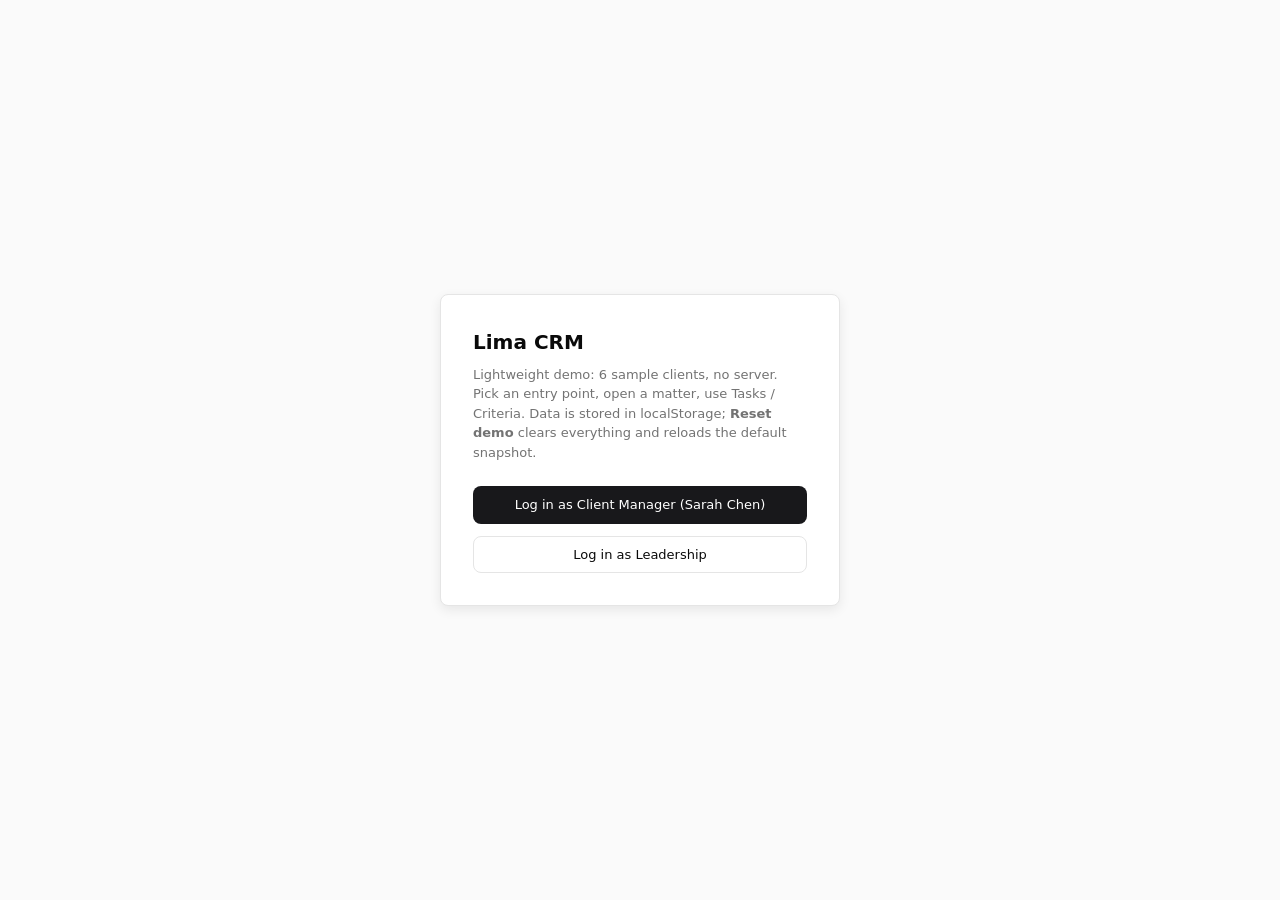
<file: index.html>
<!DOCTYPE html>
<html lang="en">
  <head>
    <meta charset="UTF-8" />
    <meta name="viewport" content="width=device-width, initial-scale=1.0" />
    <title>Lima CRM — Demo</title>
    <link rel="stylesheet" href="./css/reset.css" />
    <link rel="stylesheet" href="./css/variables.css" />
    <link rel="stylesheet" href="./css/base.css" />
    <link rel="stylesheet" href="./css/components.css" />
    <link rel="stylesheet" href="./css/pages.css" />
  </head>
  <body>
    <div class="login-page">
      <div class="login-card">
        <h1>Lima CRM</h1>
        <p class="sub">
          Lightweight demo: 6 sample clients, no server. Pick an entry point, open a matter, use Tasks / Criteria. Data is stored in
          localStorage; <strong>Reset demo</strong> clears everything and reloads the default snapshot.
        </p>
        <div class="stack" style="gap: 12px">
          <button type="button" class="btn btn--primary" id="demo-cm" style="width: 100%">Log in as Client Manager (Sarah Chen)</button>
          <button type="button" class="btn btn--secondary" id="demo-ld" style="width: 100%">Log in as Leadership</button>
        </div>
      </div>
    </div>
    <script defer src="./js/mock-data.js"></script>
    <script defer src="./js/store.js"></script>
    <script defer src="./js/index-entry.js"></script>
  </body>
</html>
</file>
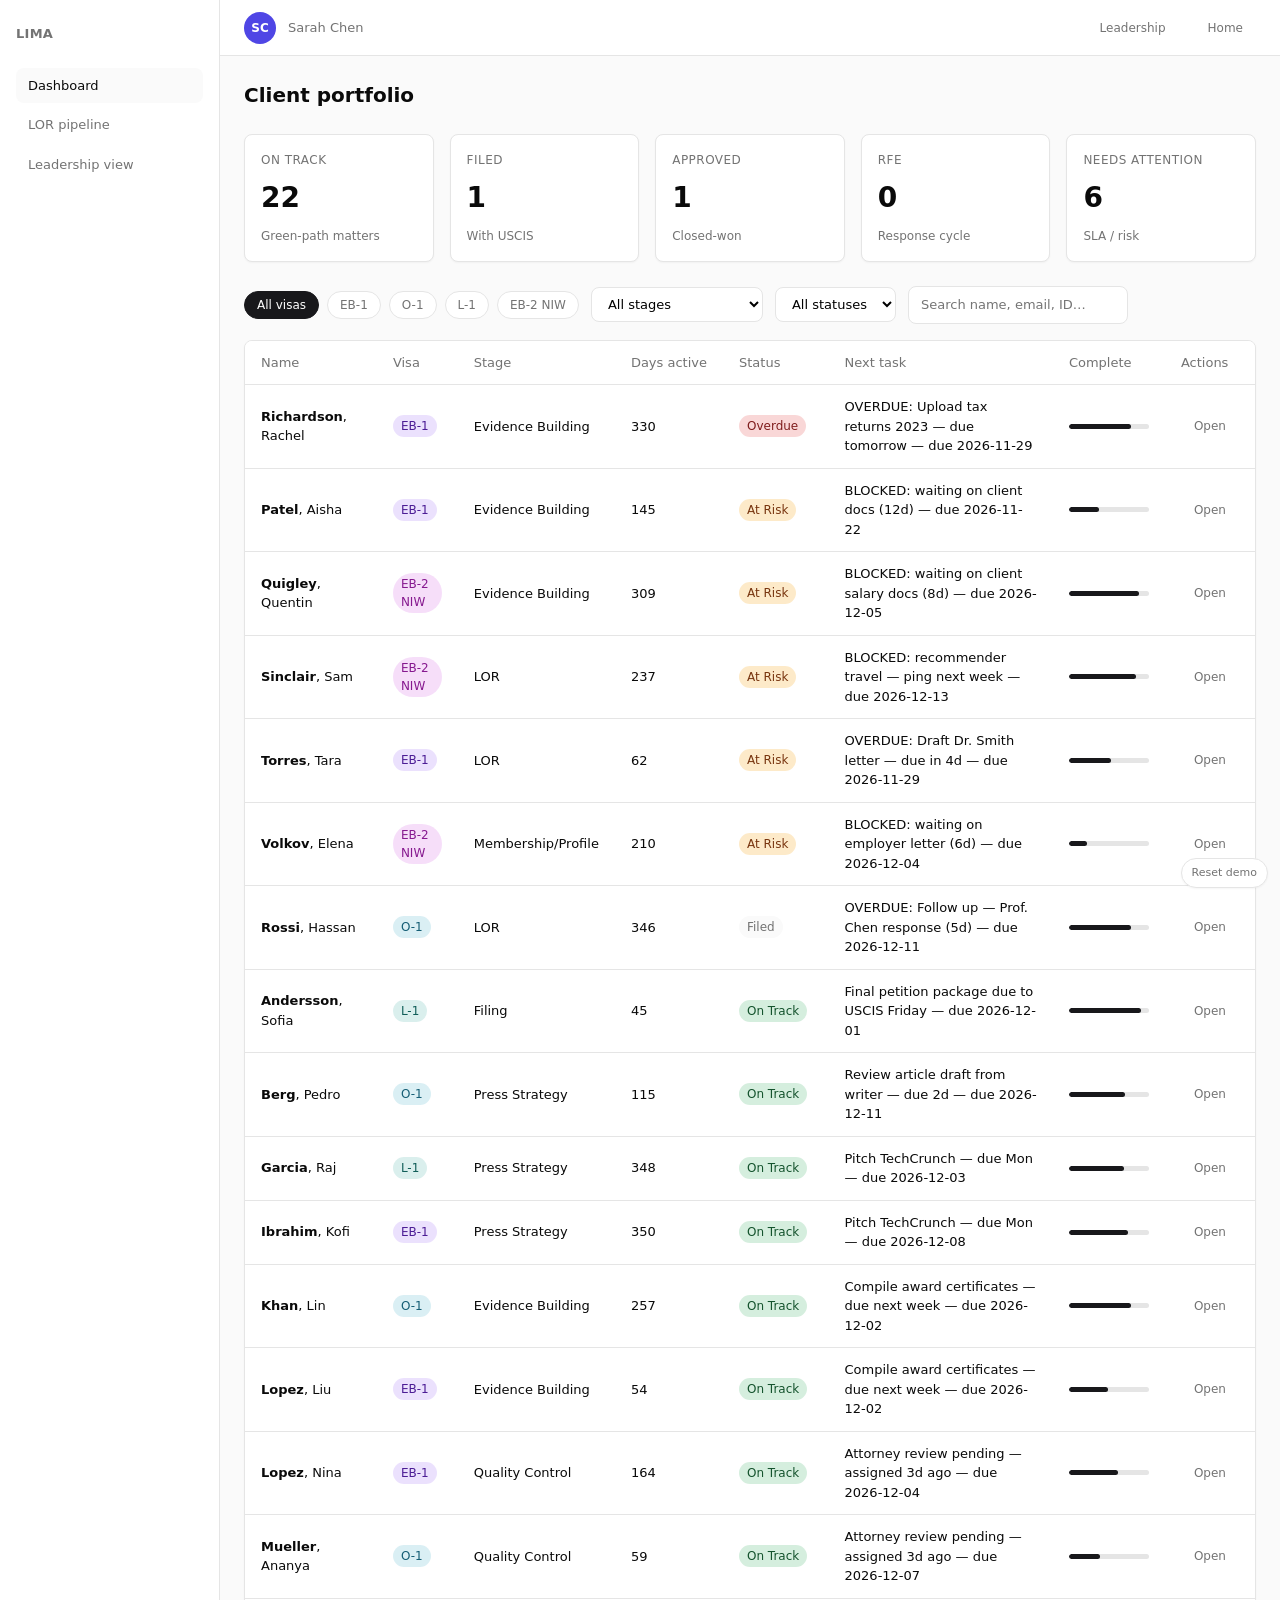
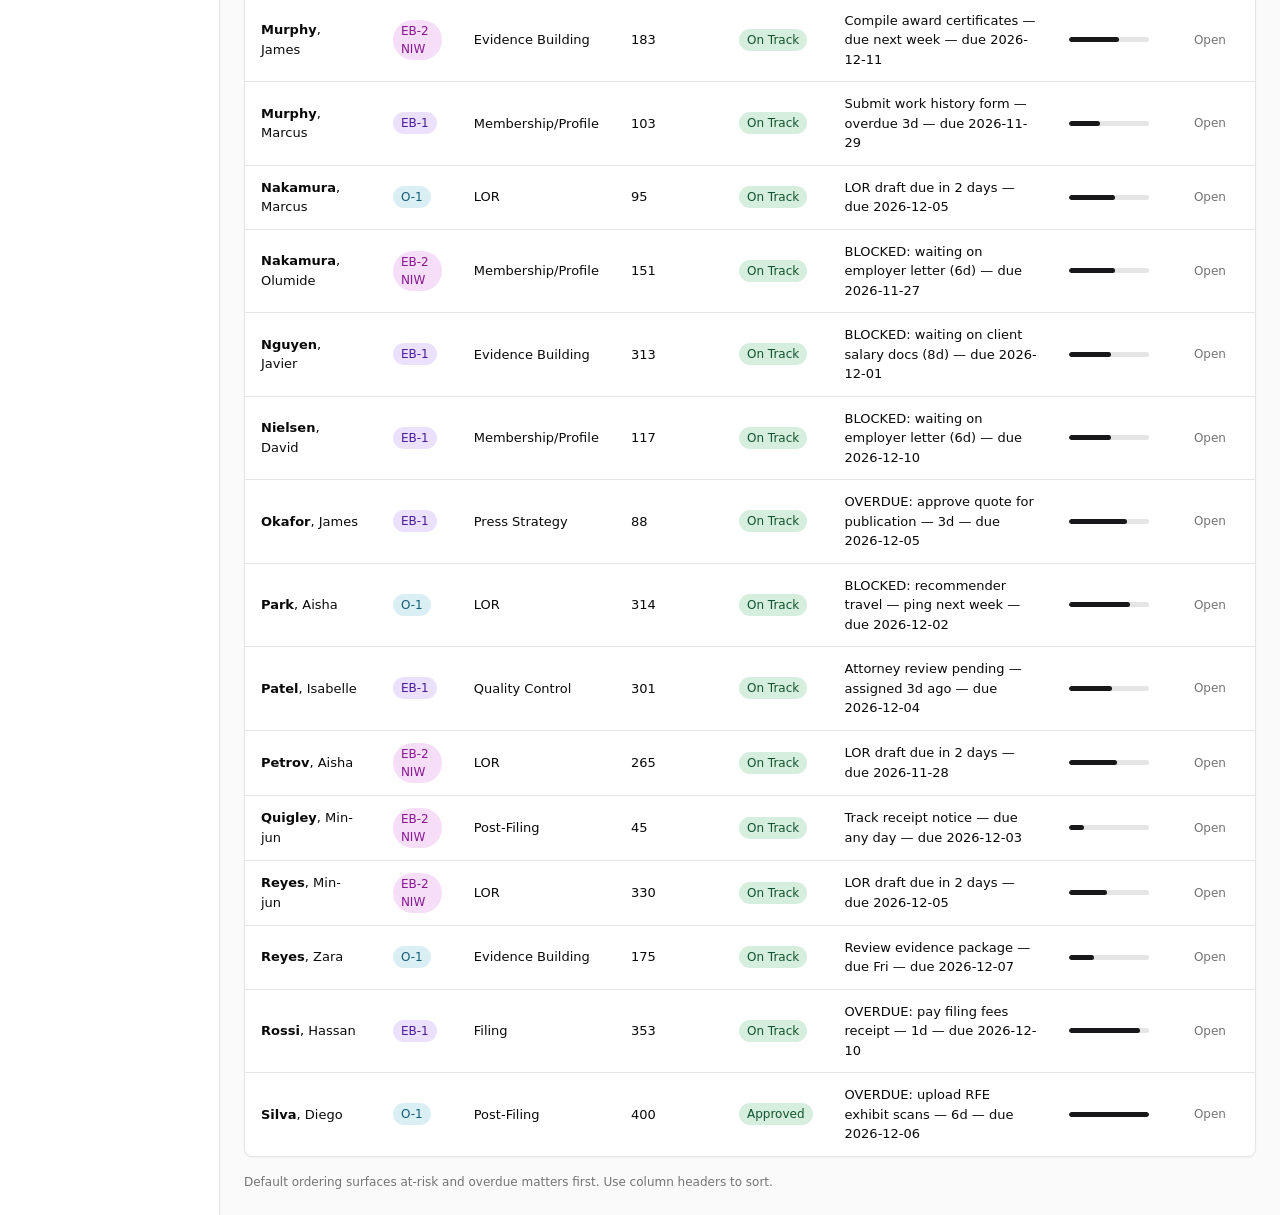
<file: client.html>
<!DOCTYPE html>
<html lang="en">
  <head>
    <meta charset="UTF-8" />
    <meta name="viewport" content="width=device-width, initial-scale=1.0" />
    <title>Lima CRM — Client</title>
    <link rel="stylesheet" href="./css/reset.css" />
    <link rel="stylesheet" href="./css/variables.css" />
    <link rel="stylesheet" href="./css/base.css" />
    <link rel="stylesheet" href="./css/components.css" />
    <link rel="stylesheet" href="./css/pages.css" />
  </head>
  <body>
    <div id="client-root">
      <div class="app-shell">
        <aside class="sidebar">
          <div class="sidebar__brand">Lima</div>
          <nav class="sidebar__nav">
            <a class="sidebar__link" href="./dashboard.html">Client portfolio</a>
            <a class="sidebar__link is-active" href="#">This client</a>
          </nav>
        </aside>
        <div class="main">
          <header class="topbar">
            <span style="margin-right: auto; display: flex; gap: 8px; flex-wrap: wrap; align-items: center">
              <button type="button" class="btn btn--ghost btn--sm" id="back-dash">Back to portfolio</button>
              <a class="btn btn--ghost btn--sm nav-leadership" href="./leadership.html" id="nav-leadership">Leadership</a>
            </span>
            <a class="btn btn--ghost btn--sm" href="./index.html">Home</a>
          </header>
          <main class="page-body">
            <div class="client-header">
              <div class="client-header__main">
                <h1 id="client-name">—</h1>
                <div class="client-meta">
                  <span id="client-visa"></span>
                  <span>CM: <strong id="client-cm">—</strong></span>
                  <span id="client-status"></span>
                  <span>Kickoff: <strong id="client-kickoff">—</strong></span>
                </div>
              </div>
            </div>
            <div class="tabs" role="tablist">
              <button type="button" class="tab is-active" data-tab="overview">Overview</button>
              <button type="button" class="tab" data-tab="criteria">Criteria</button>
              <button type="button" class="tab" data-tab="tasks">Tasks</button>
              <button type="button" class="tab" data-tab="timeline">Timeline</button>
              <button type="button" class="tab" data-tab="documents">Documents</button>
              <button type="button" class="tab" data-tab="messages">Messages</button>
            </div>
            <section class="tab-panel" data-panel="overview">
              <h2 class="page-title" style="font-size: 16px; margin-bottom: 16px">Stage progress</h2>
              <div class="stage-tracker" id="stage-tracker"></div>
              <div class="card" style="margin-top: 20px; max-width: 440px">
                <div class="field">
                  <label class="field__label" for="demo-status-select">Demo — matter status</label>
                  <select class="select" id="demo-status-select" aria-label="Change matter status for demo"></select>
                </div>
                <p style="font-size: 12px; color: var(--color-text-muted); margin: 8px 0 0">
                  Saves to localStorage. Default values after <strong>Reset demo</strong> come from <code>js/mock-data.js</code>.
                </p>
              </div>
            </section>
            <section class="tab-panel" data-panel="criteria" hidden>
              <ul class="panel-list" id="criteria-list"></ul>
              <form id="crit-upload-form" class="stack" style="margin-top: 16px; max-width: 480px">
                <div class="field">
                  <label class="field__label" for="crit-label">Add criterion (mock)</label>
                  <input class="input" id="crit-label" placeholder="e.g. Major media coverage" />
                </div>
                <button type="submit" class="btn btn--secondary btn--sm">Add to list</button>
              </form>
            </section>
            <section class="tab-panel" data-panel="tasks" hidden>
              <ul class="panel-list" id="task-list"></ul>
              <form id="task-form" class="stack" style="margin-top: 16px; max-width: 520px">
                <div class="field">
                  <label class="field__label" for="task-title">Title</label>
                  <input class="input" id="task-title" required />
                </div>
                <div class="field">
                  <label class="field__label" for="task-due">Due date</label>
                  <input class="input" id="task-due" type="date" required />
                </div>
                <div class="field">
                  <label class="field__label" for="task-pri">Priority</label>
                  <select class="select" id="task-pri">
                    <option>Low</option>
                    <option selected>Medium</option>
                    <option>High</option>
                  </select>
                </div>
                <button type="submit" class="btn btn--primary btn--sm">Create task</button>
              </form>
            </section>
            <section class="tab-panel" data-panel="timeline" hidden>
              <h2 class="page-title" style="font-size: 16px; margin-bottom: 16px">Matter timeline</h2>
              <div class="timeline" id="timeline"></div>
            </section>
            <section class="tab-panel" data-panel="documents" hidden>
              <div id="doc-folders"></div>
              <form id="doc-form" class="stack" style="margin-top: 16px; max-width: 480px">
                <div class="field">
                  <label class="field__label" for="doc-name">File name (mock upload)</label>
                  <input class="input" id="doc-name" placeholder="evidence_addendum.pdf" />
                </div>
                <div class="field">
                  <label class="field__label" for="doc-stage">Folder / stage</label>
                  <select class="select" id="doc-stage"></select>
                </div>
                <button type="submit" class="btn btn--secondary btn--sm">Record document</button>
              </form>
            </section>
            <section class="tab-panel" data-panel="messages" hidden>
              <div class="message-thread" id="msg-thread"></div>
              <form id="msg-form" class="stack" style="max-width: 560px">
                <div class="field">
                  <label class="field__label" for="msg-body">Message</label>
                  <textarea class="input" id="msg-body" rows="3" required style="resize: vertical"></textarea>
                </div>
                <button type="submit" class="btn btn--primary btn--sm">Send (mock)</button>
              </form>
            </section>
          </main>
        </div>
      </div>
    </div>
    <button type="button" id="demo-reset" class="demo-reset-fab" title="Regenerate demo data">Reset demo</button>
    <script defer src="./js/mock-data.js"></script>
    <script defer src="./js/store.js"></script>
    <script defer src="./js/router.js"></script>
    <script defer src="./js/components.js"></script>
    <script defer src="./js/pages/client.js"></script>
    <script defer src="./js/persona-switch.js"></script>
  </body>
</html>
</file>
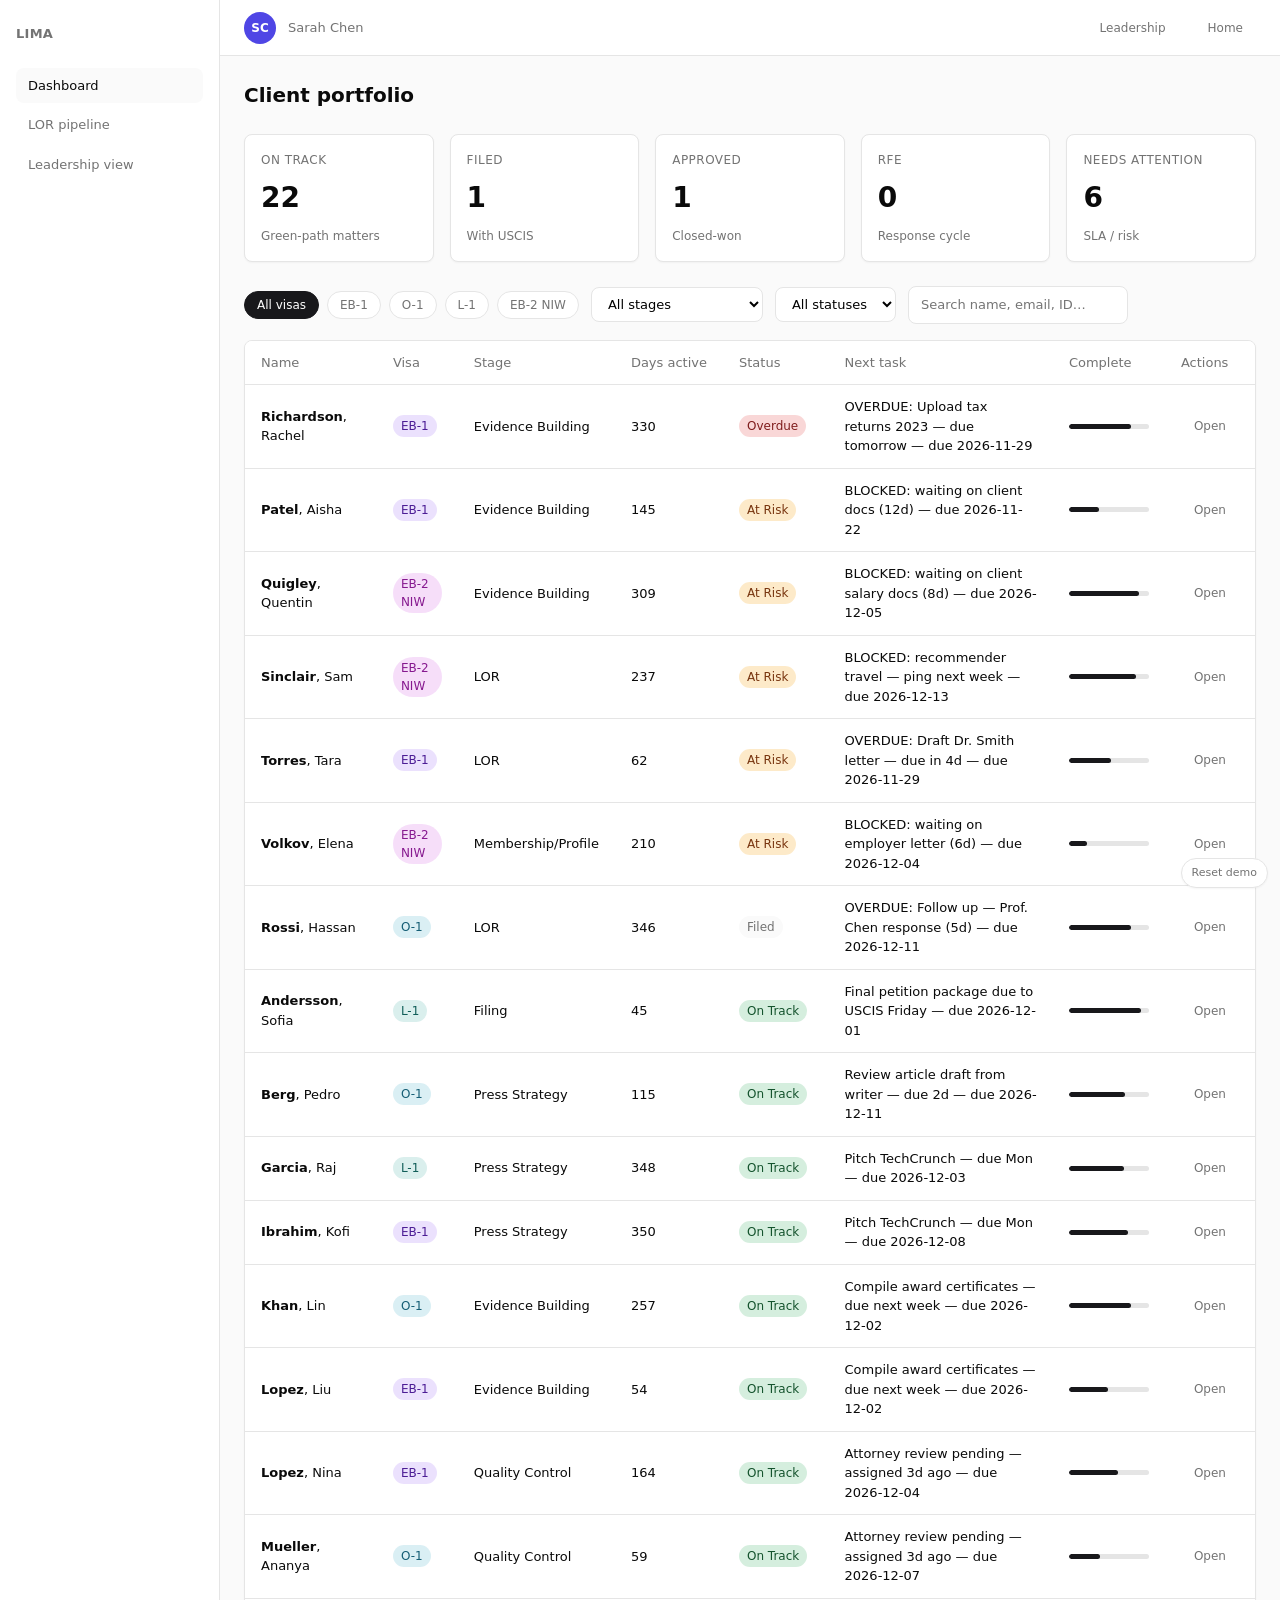
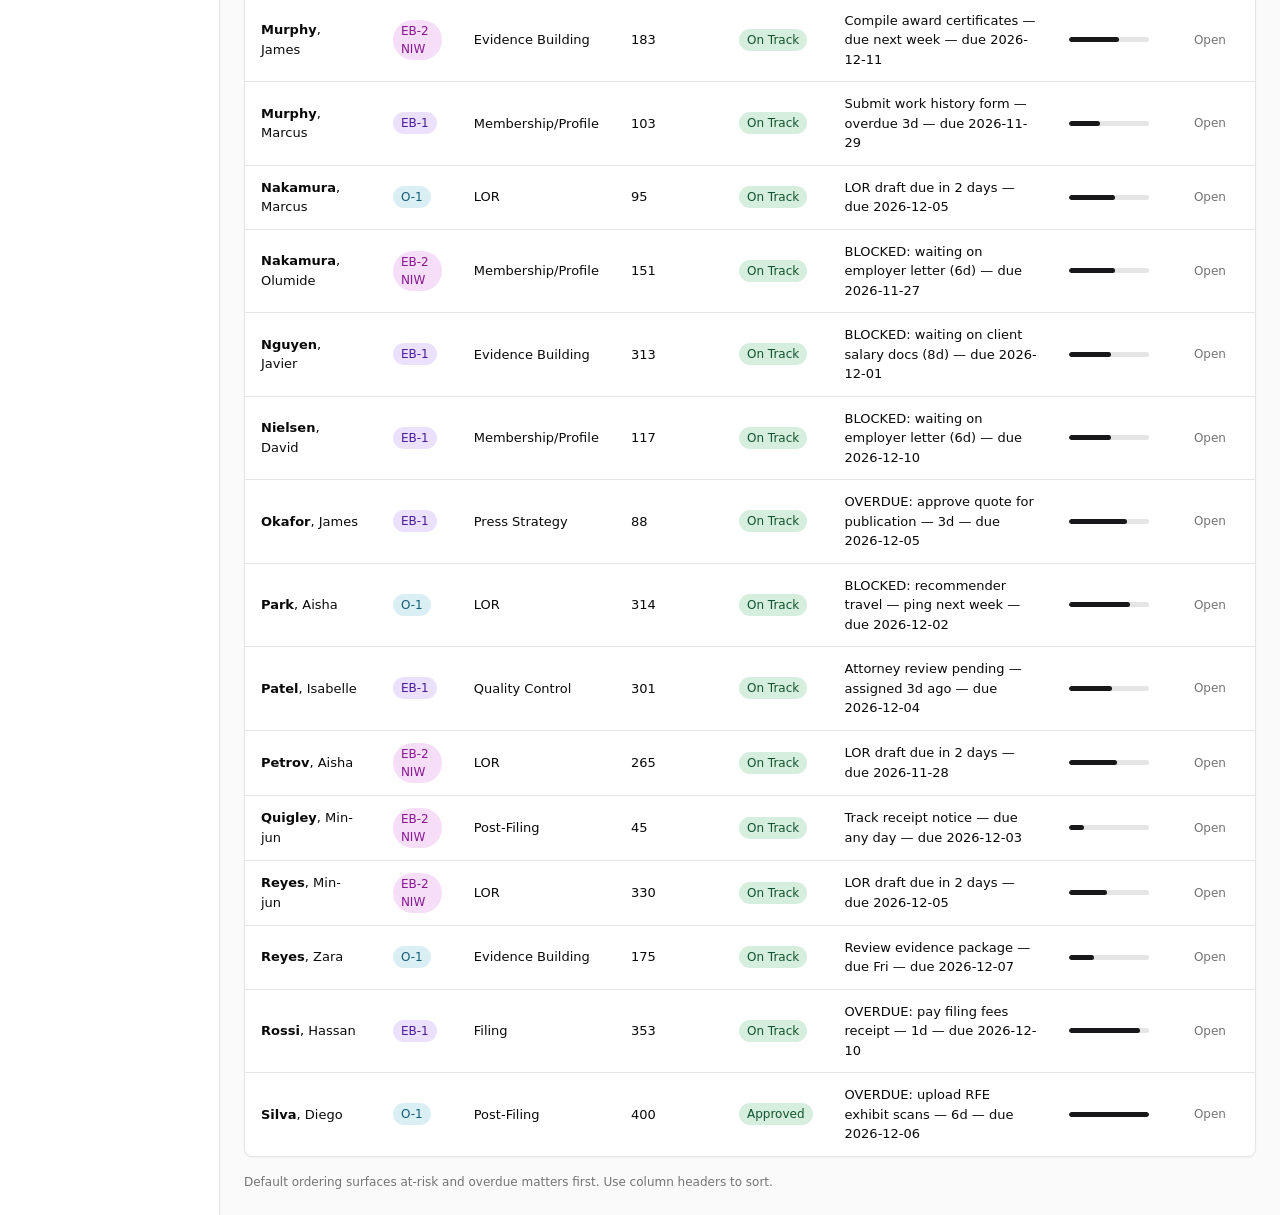
<file: dashboard.html>
<!DOCTYPE html>
<html lang="en">
  <head>
    <meta charset="UTF-8" />
    <meta name="viewport" content="width=device-width, initial-scale=1.0" />
    <title>Lima CRM — Dashboard</title>
    <link rel="stylesheet" href="./css/reset.css" />
    <link rel="stylesheet" href="./css/variables.css" />
    <link rel="stylesheet" href="./css/base.css" />
    <link rel="stylesheet" href="./css/components.css" />
    <link rel="stylesheet" href="./css/pages.css" />
  </head>
  <body>
    <div class="app-shell">
      <aside class="sidebar">
        <div class="sidebar__brand">Lima</div>
        <nav class="sidebar__nav">
          <a class="sidebar__link is-active" href="./dashboard.html">Dashboard</a>
          <a class="sidebar__link" href="./lor.html">LOR pipeline</a>
          <a class="sidebar__link nav-leadership" href="./leadership.html">Leadership view</a>
        </nav>
      </aside>
      <div class="main">
        <header class="topbar">
          <span class="topbar__user" style="margin-right: auto">
            <span class="avatar" id="cm-avatar">CM</span>
            <span id="cm-display-name">Case Manager</span>
          </span>
          <a class="btn btn--ghost btn--sm nav-leadership" href="./leadership.html" id="nav-leadership">Leadership</a>
          <a class="btn btn--ghost btn--sm" href="./index.html">Home</a>
        </header>
        <main class="page-body" id="clients">
          <h1 class="page-title">Client portfolio</h1>
          <div class="grid-5" style="margin-bottom: 24px">
            <div class="card">
              <div class="card__label">On track</div>
              <div class="card__value" id="count-ontrack">0</div>
              <div class="card__hint">Green-path matters</div>
            </div>
            <div class="card">
              <div class="card__label">Filed</div>
              <div class="card__value" id="count-filed">0</div>
              <div class="card__hint">With USCIS</div>
            </div>
            <div class="card">
              <div class="card__label">Approved</div>
              <div class="card__value" id="count-approved">0</div>
              <div class="card__hint">Closed-won</div>
            </div>
            <div class="card">
              <div class="card__label">RFE</div>
              <div class="card__value" id="count-rfe">0</div>
              <div class="card__hint">Response cycle</div>
            </div>
            <div class="card">
              <div class="card__label">Needs attention</div>
              <div class="card__value" id="count-attention">0</div>
              <div class="card__hint">SLA / risk</div>
            </div>
          </div>
          <div class="filter-bar">
            <div class="pills" id="visa-pills">
              <button type="button" class="pill is-active" data-visa="all">All visas</button>
              <button type="button" class="pill" data-visa="EB-1">EB-1</button>
              <button type="button" class="pill" data-visa="O-1">O-1</button>
              <button type="button" class="pill" data-visa="L-1">L-1</button>
              <button type="button" class="pill" data-visa="EB-2 NIW">EB-2 NIW</button>
            </div>
            <select class="select" id="filter-stage" aria-label="Stage">
              <option value="all">All stages</option>
            </select>
            <select class="select" id="filter-status" aria-label="Status">
              <option value="all">All statuses</option>
            </select>
            <input class="input" id="filter-search" type="search" placeholder="Search name, email, ID…" style="min-width: 220px" />
          </div>
          <div class="table-wrap">
            <table class="data-table">
              <thead>
                <tr>
                  <th data-sort="name">Name</th>
                  <th data-sort="visa">Visa</th>
                  <th data-sort="stage">Stage</th>
                  <th data-sort="days">Days active</th>
                  <th data-sort="status">Status</th>
                  <th data-sort="task">Next task</th>
                  <th data-sort="pct">Complete</th>
                  <th>Actions</th>
                </tr>
              </thead>
              <tbody id="client-tbody"></tbody>
            </table>
          </div>
          <p style="margin-top: 16px; font-size: 12px; color: var(--color-text-muted)">
            Default ordering surfaces at-risk and overdue matters first. Use column headers to sort.
          </p>
        </main>
      </div>
    </div>
    <button type="button" id="demo-reset" class="demo-reset-fab" title="Regenerate demo data">Reset demo</button>
    <script defer src="./js/mock-data.js"></script>
    <script defer src="./js/store.js"></script>
    <script defer src="./js/router.js"></script>
    <script defer src="./js/components.js"></script>
    <script defer src="./js/pages/dashboard.js"></script>
    <script defer src="./js/persona-switch.js"></script>
  </body>
</html>
</file>
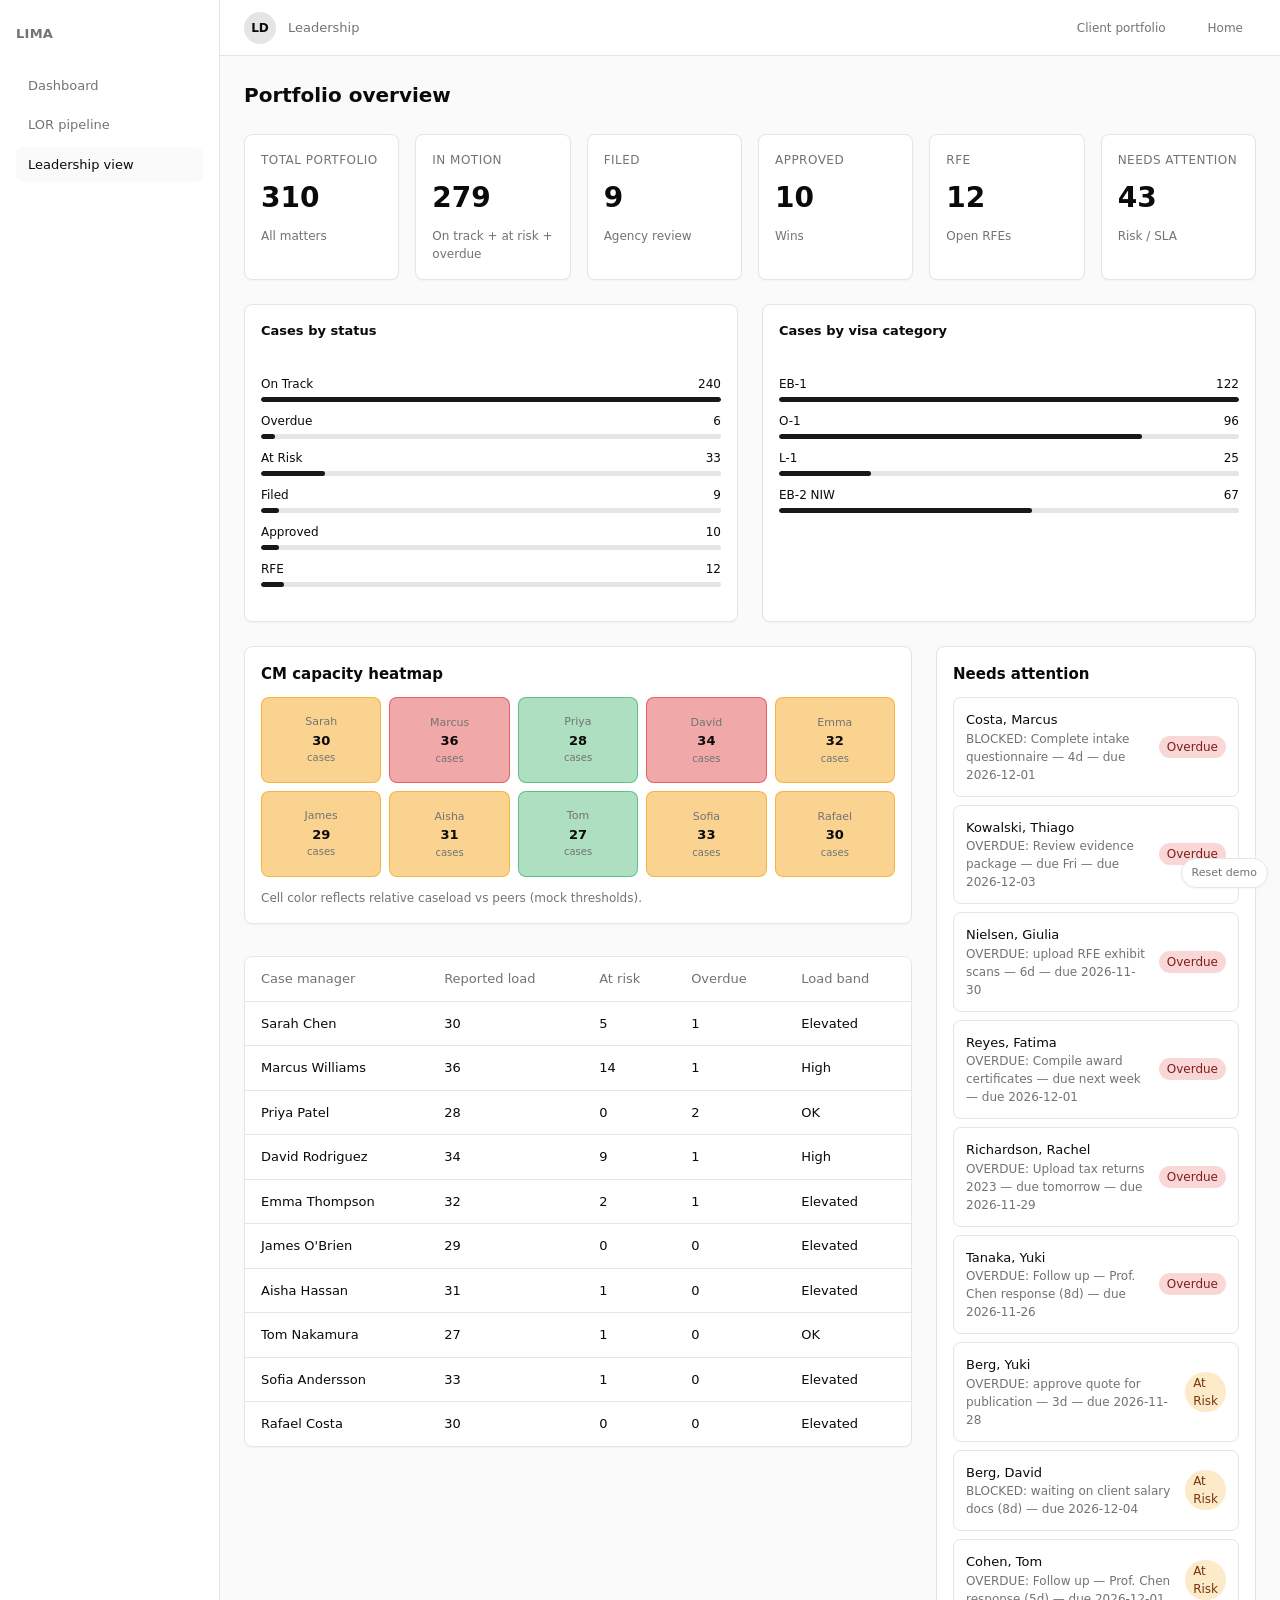
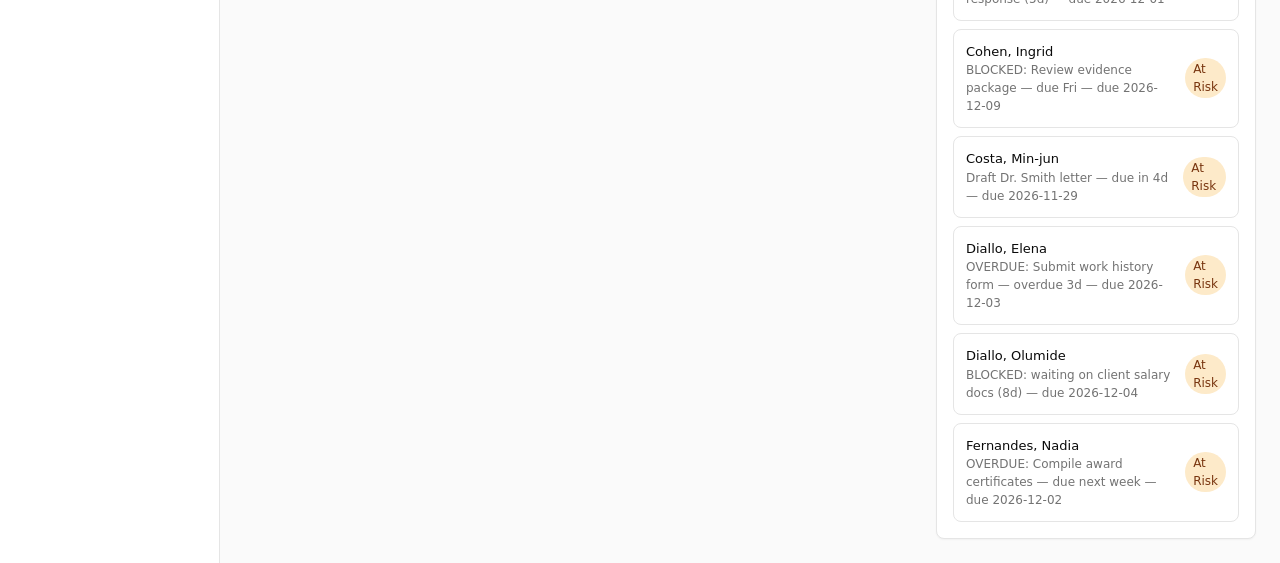
<file: leadership.html>
<!DOCTYPE html>
<html lang="en">
  <head>
    <meta charset="UTF-8" />
    <meta name="viewport" content="width=device-width, initial-scale=1.0" />
    <title>Lima CRM — Leadership</title>
    <link rel="stylesheet" href="./css/reset.css" />
    <link rel="stylesheet" href="./css/variables.css" />
    <link rel="stylesheet" href="./css/base.css" />
    <link rel="stylesheet" href="./css/components.css" />
    <link rel="stylesheet" href="./css/pages.css" />
  </head>
  <body>
    <div class="app-shell">
      <aside class="sidebar">
        <div class="sidebar__brand">Lima</div>
        <nav class="sidebar__nav">
          <a class="sidebar__link nav-cm-portfolio" href="./dashboard.html">Dashboard</a>
          <a class="sidebar__link" href="./lor.html">LOR pipeline</a>
          <a class="sidebar__link is-active nav-leadership" href="./leadership.html">Leadership view</a>
        </nav>
      </aside>
      <div class="main">
        <header class="topbar">
          <span class="topbar__user" style="margin-right: auto">
            <span class="avatar">LD</span>
            <span>Leadership</span>
          </span>
          <a class="btn btn--ghost btn--sm nav-cm-portfolio" href="./dashboard.html">Client portfolio</a>
          <a class="btn btn--ghost btn--sm" href="./index.html">Home</a>
        </header>
        <main class="page-body">
          <h1 class="page-title">Portfolio overview</h1>
          <div class="grid-6" style="margin-bottom: 24px">
            <div class="card">
              <div class="card__label">Total portfolio</div>
              <div class="card__value" id="stat-total">0</div>
              <div class="card__hint">All matters</div>
            </div>
            <div class="card">
              <div class="card__label">In motion</div>
              <div class="card__value" id="stat-active">0</div>
              <div class="card__hint">On track + at risk + overdue</div>
            </div>
            <div class="card">
              <div class="card__label">Filed</div>
              <div class="card__value" id="stat-filed">0</div>
              <div class="card__hint">Agency review</div>
            </div>
            <div class="card">
              <div class="card__label">Approved</div>
              <div class="card__value" id="stat-approved">0</div>
              <div class="card__hint">Wins</div>
            </div>
            <div class="card">
              <div class="card__label">RFE</div>
              <div class="card__value" id="stat-rfe">0</div>
              <div class="card__hint">Open RFEs</div>
            </div>
            <div class="card">
              <div class="card__label">Needs attention</div>
              <div class="card__value" id="stat-attn">0</div>
              <div class="card__hint">Risk / SLA</div>
            </div>
          </div>
          <div class="chart-row">
            <div class="chart-card">
              <h3>Cases by status</h3>
              <div id="chart-status-inner" class="chart-simple-bars"></div>
            </div>
            <div class="chart-card">
              <h3>Cases by visa category</h3>
              <div id="chart-visa-inner" class="chart-simple-bars"></div>
            </div>
          </div>
          <div class="split-layout">
            <div class="stack">
              <div class="card">
                <div style="margin-bottom: 12px">
                  <h2 style="font-size: 15px; font-weight: 600">CM capacity heatmap</h2>
                </div>
                <div class="heatmap" id="heatmap"></div>
                <p style="font-size: 12px; color: var(--color-text-muted); margin-top: 12px">
                  Cell color reflects relative caseload vs peers (mock thresholds).
                </p>
              </div>
              <div class="table-wrap" style="margin-top: 16px">
                <table class="data-table">
                  <thead>
                    <tr>
                      <th>Case manager</th>
                      <th>Reported load</th>
                      <th>At risk</th>
                      <th>Overdue</th>
                      <th>Load band</th>
                    </tr>
                  </thead>
                  <tbody id="cm-tbody"></tbody>
                </table>
              </div>
            </div>
            <div class="card" style="position: sticky; top: 16px">
              <h2 style="font-size: 15px; font-weight: 600; margin-bottom: 12px">Needs attention</h2>
              <div class="panel-list" id="attention-list"></div>
            </div>
          </div>
        </main>
      </div>
    </div>
    <button type="button" id="demo-reset" class="demo-reset-fab" title="Regenerate demo data">Reset demo</button>
    <script defer src="./js/mock-data.js"></script>
    <script defer src="./js/store.js"></script>
    <script defer src="./js/router.js"></script>
    <script defer src="./js/components.js"></script>
    <script defer src="./js/pages/leadership.js"></script>
    <script defer src="./js/persona-switch.js"></script>
  </body>
</html>
</file>
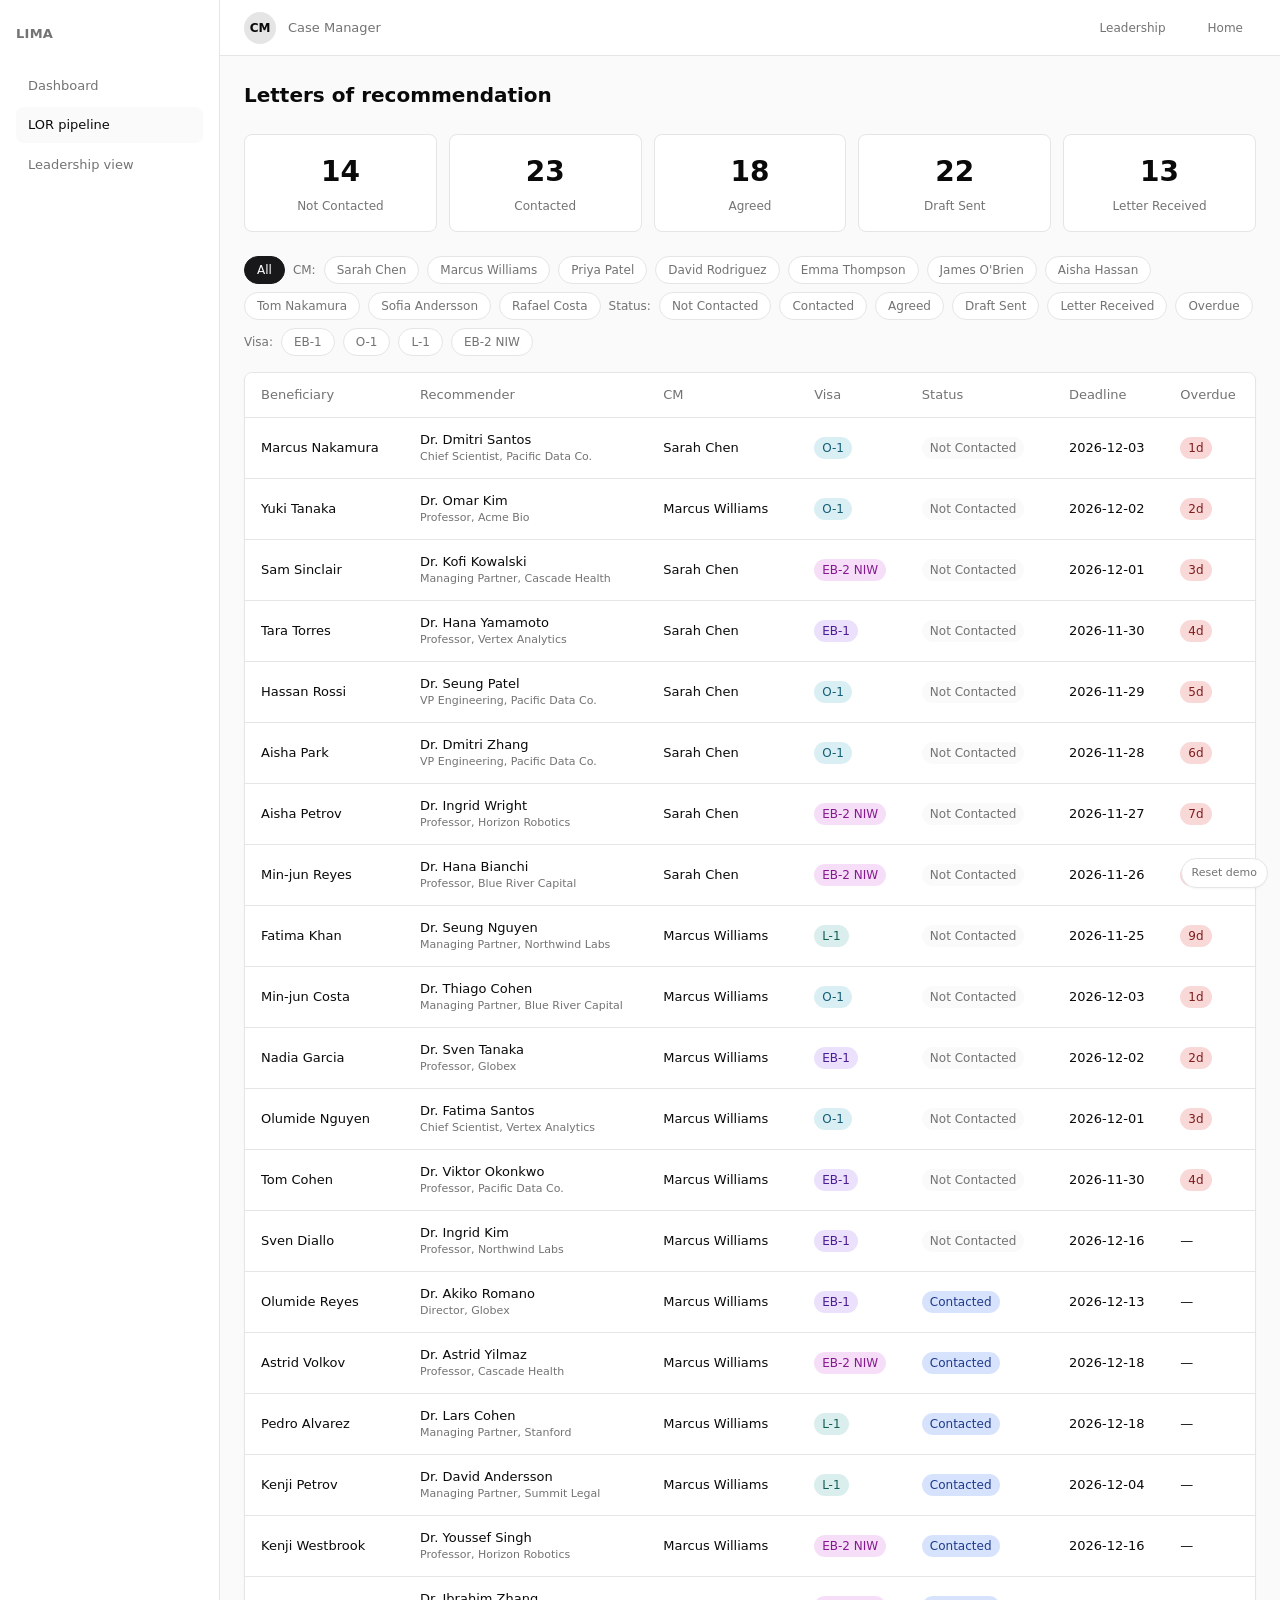
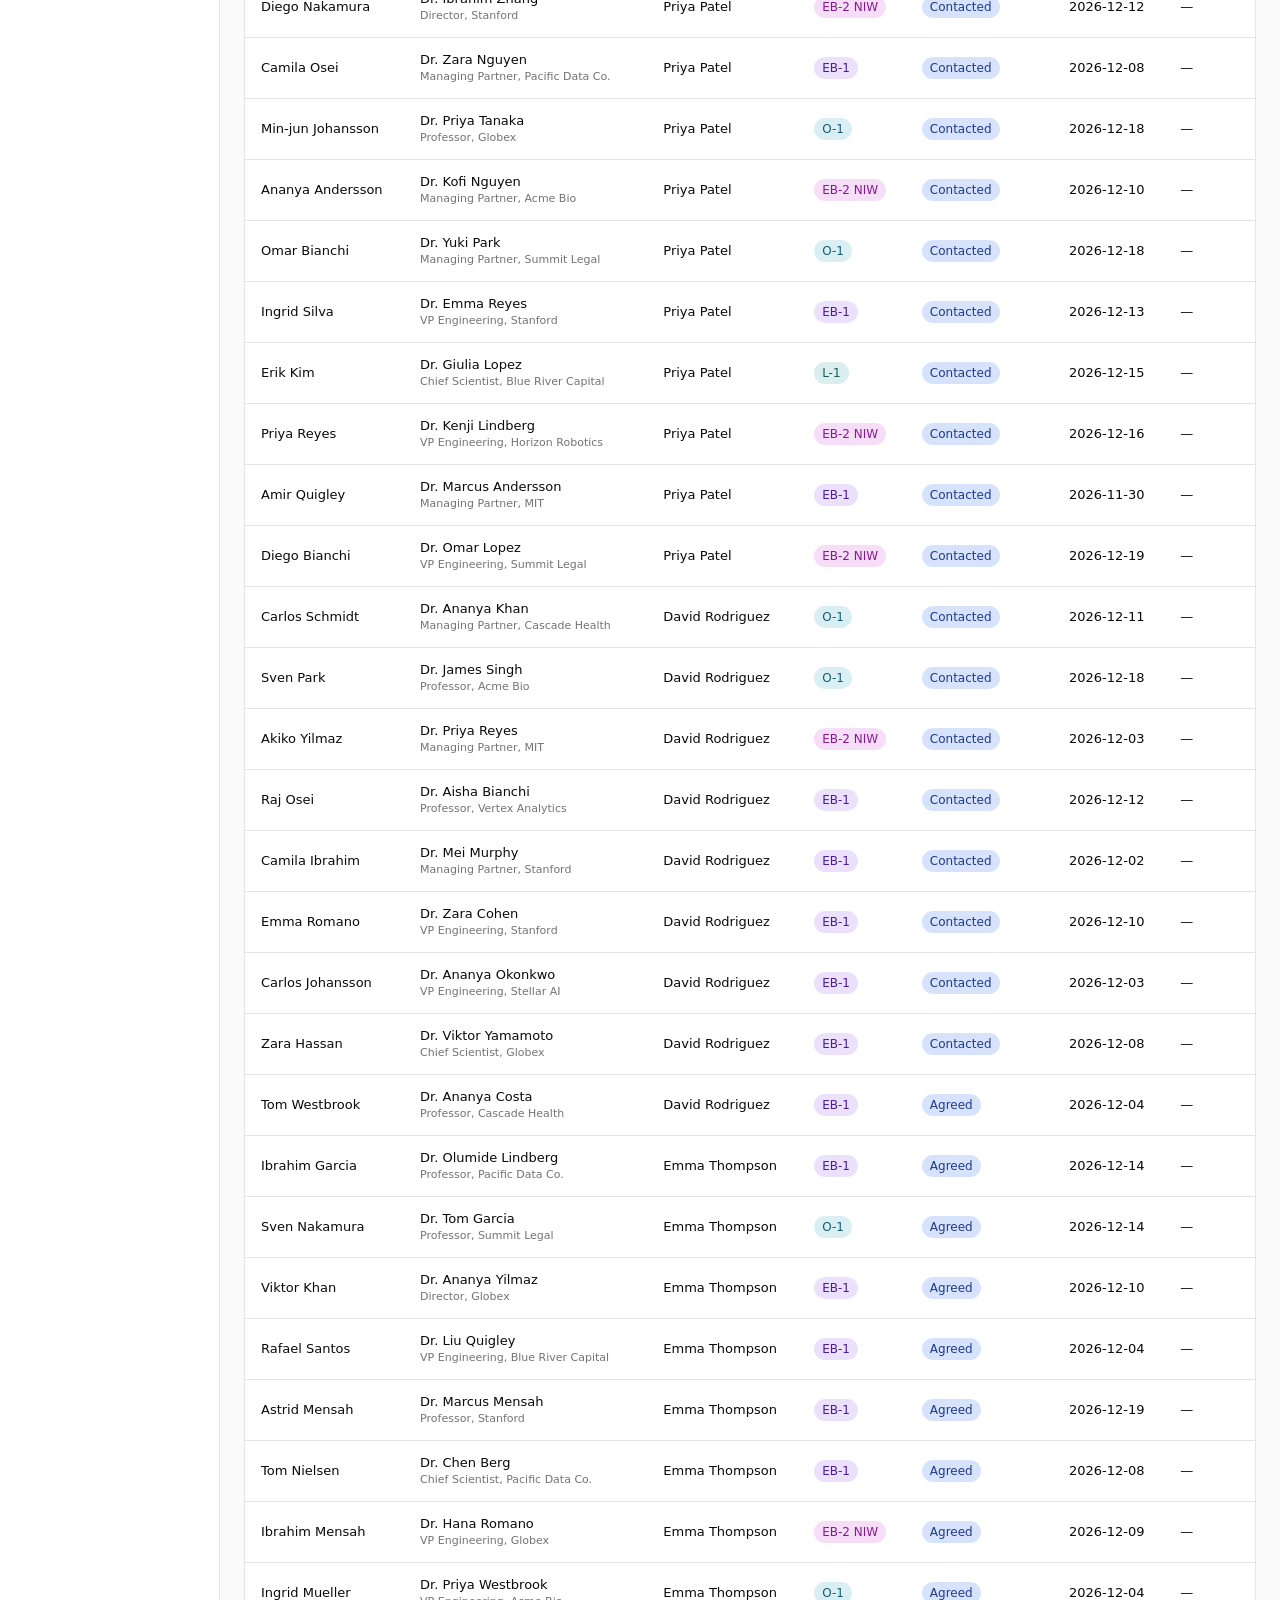
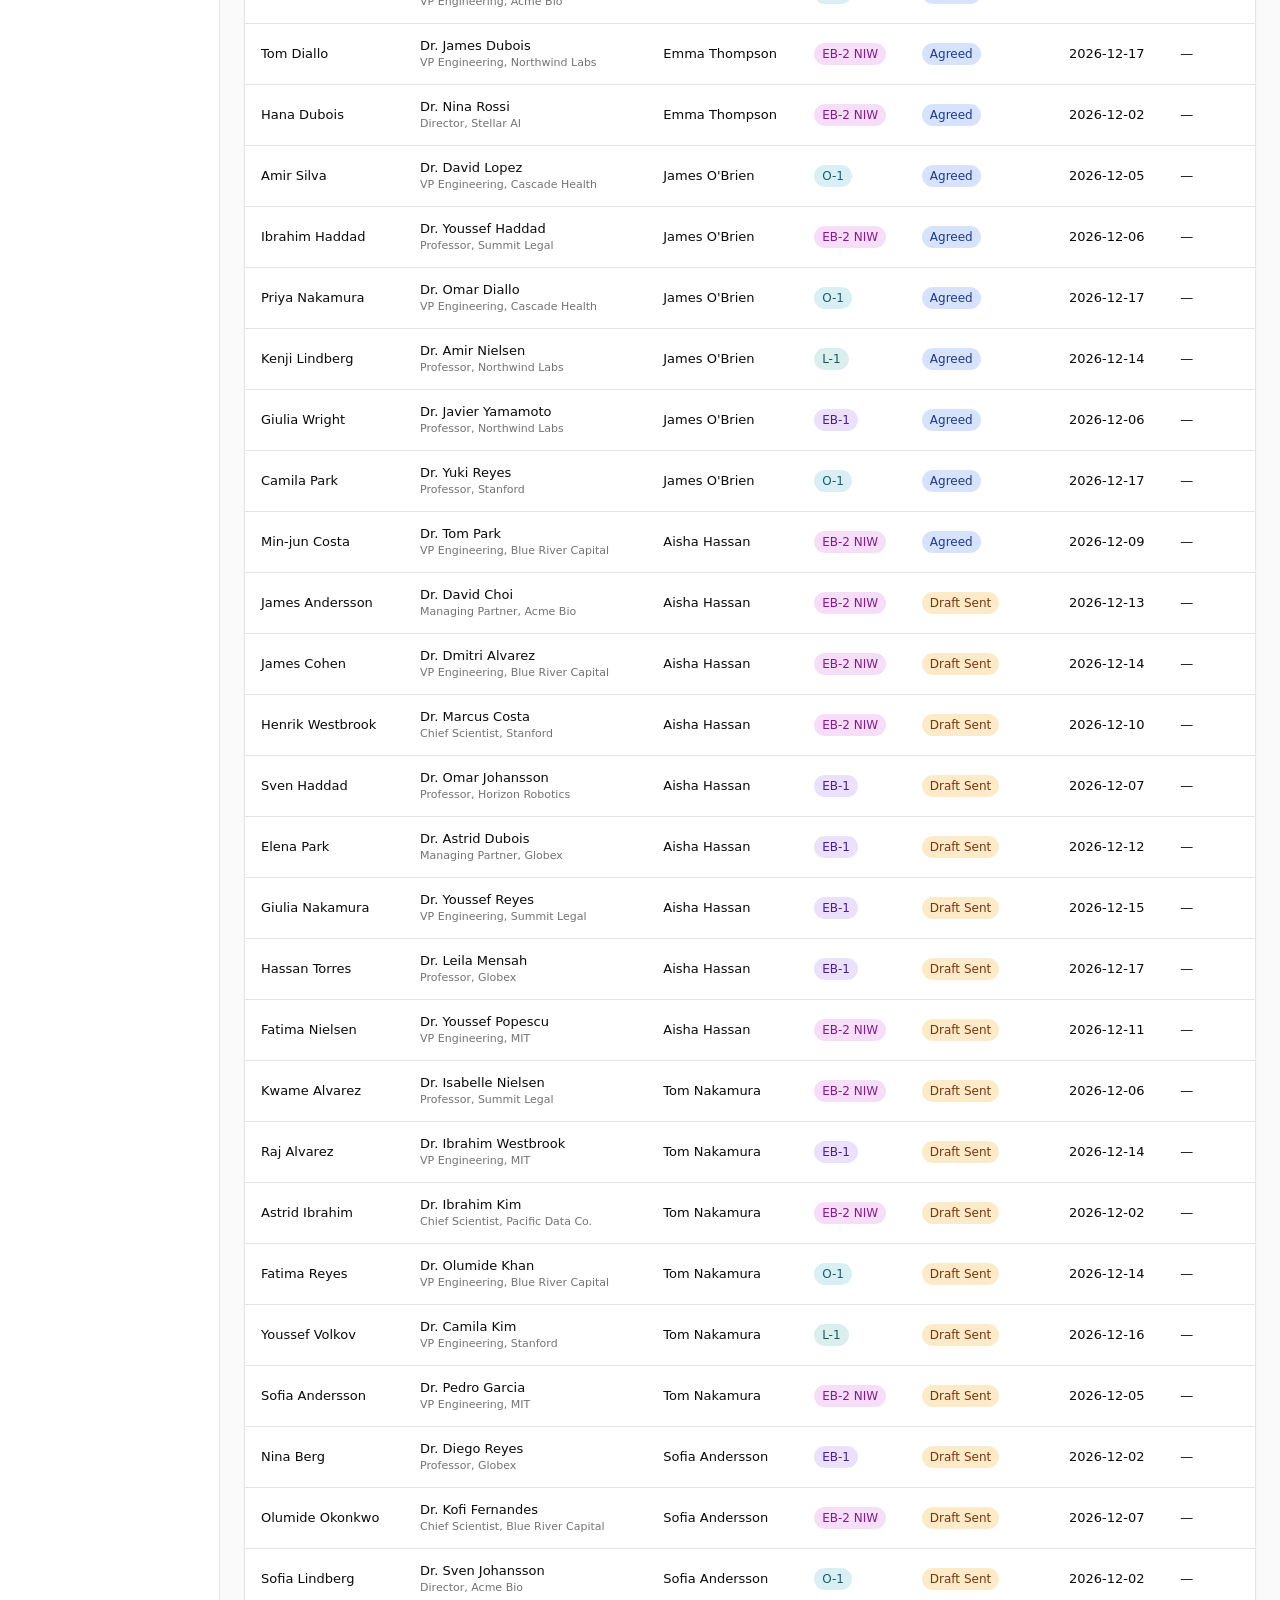
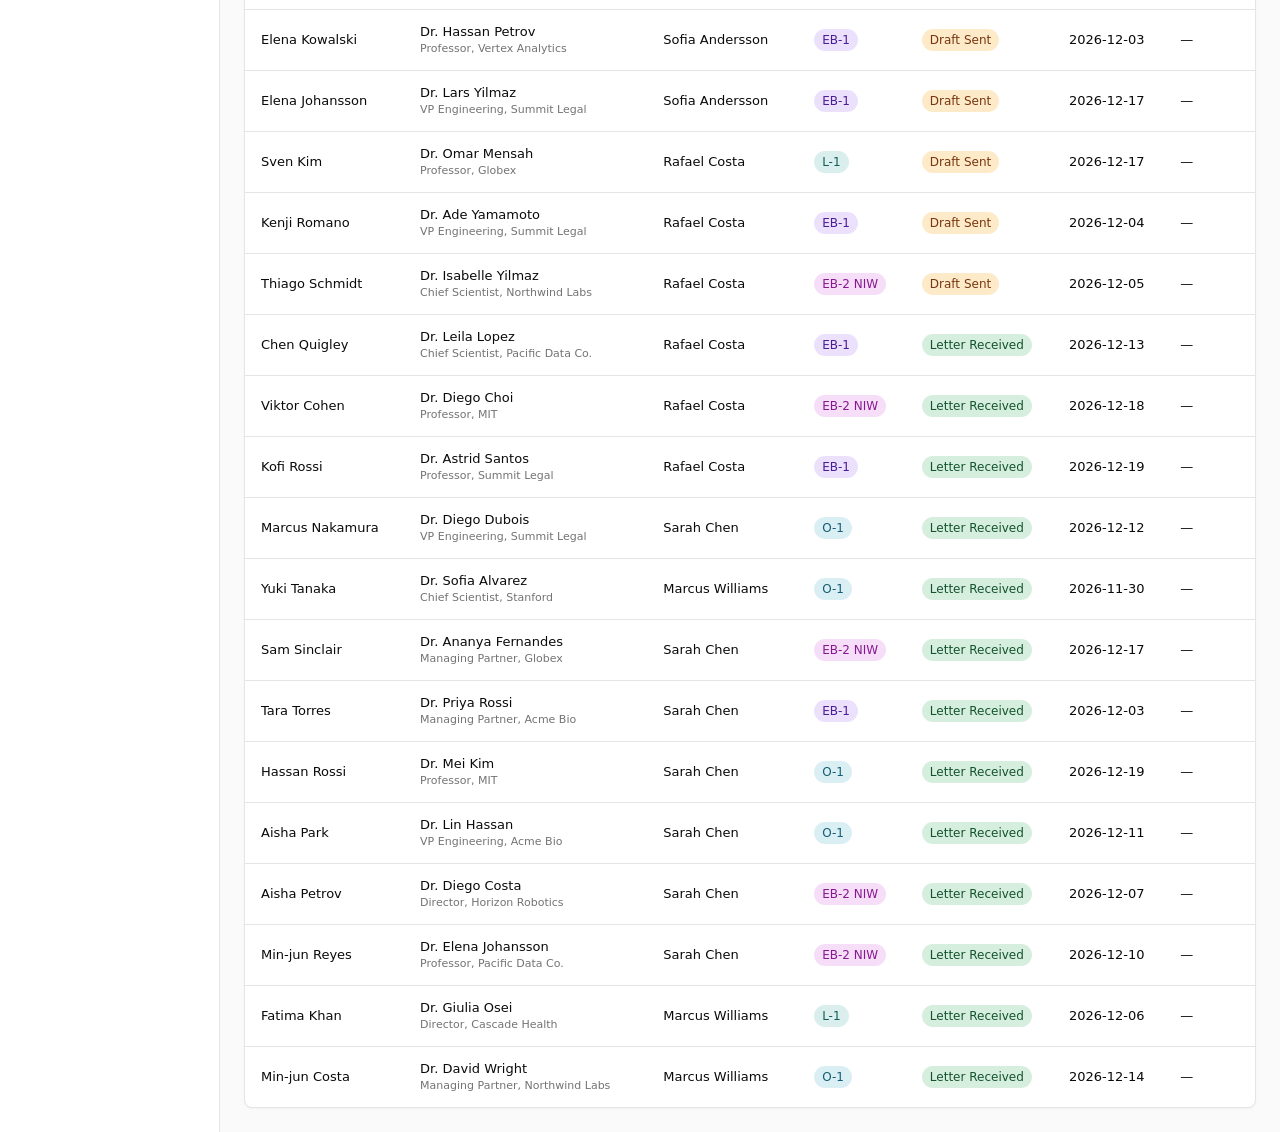
<file: lor.html>
<!DOCTYPE html>
<html lang="en">
  <head>
    <meta charset="UTF-8" />
    <meta name="viewport" content="width=device-width, initial-scale=1.0" />
    <title>Lima CRM — LOR</title>
    <link rel="stylesheet" href="./css/reset.css" />
    <link rel="stylesheet" href="./css/variables.css" />
    <link rel="stylesheet" href="./css/base.css" />
    <link rel="stylesheet" href="./css/components.css" />
    <link rel="stylesheet" href="./css/pages.css" />
  </head>
  <body>
    <div class="app-shell">
      <aside class="sidebar">
        <div class="sidebar__brand">Lima</div>
        <nav class="sidebar__nav">
          <a class="sidebar__link" href="./dashboard.html">Dashboard</a>
          <a class="sidebar__link is-active" href="./lor.html">LOR pipeline</a>
          <a class="sidebar__link nav-leadership" href="./leadership.html">Leadership view</a>
        </nav>
      </aside>
      <div class="main">
        <header class="topbar">
          <span class="topbar__user" style="margin-right: auto">
            <span class="avatar" id="cm-avatar">CM</span>
            <span id="cm-display-name">Case Manager</span>
          </span>
          <a class="btn btn--ghost btn--sm nav-leadership" href="./leadership.html" id="nav-leadership">Leadership</a>
          <a class="btn btn--ghost btn--sm" href="./index.html">Home</a>
        </header>
        <main class="page-body">
          <h1 class="page-title">Letters of recommendation</h1>
          <div class="pipeline" id="lor-pipeline"></div>
          <div class="filter-bar" style="align-items: flex-start">
            <div class="pills" id="lor-chips" style="flex: 1"></div>
          </div>
          <div class="table-wrap">
            <table class="data-table">
              <thead>
                <tr>
                  <th>Beneficiary</th>
                  <th>Recommender</th>
                  <th>CM</th>
                  <th>Visa</th>
                  <th>Status</th>
                  <th>Deadline</th>
                  <th>Overdue</th>
                </tr>
              </thead>
              <tbody id="lor-tbody"></tbody>
            </table>
          </div>
        </main>
      </div>
    </div>
    <button type="button" id="demo-reset" class="demo-reset-fab" title="Regenerate demo data">Reset demo</button>
    <script defer src="./js/mock-data.js"></script>
    <script defer src="./js/store.js"></script>
    <script defer src="./js/router.js"></script>
    <script defer src="./js/components.js"></script>
    <script defer src="./js/pages/lor.js"></script>
    <script defer src="./js/persona-switch.js"></script>
  </body>
</html>
</file>
<file: css/variables.css>
:root {
  /* Colors */
  --color-bg: #fafafa;
  --color-surface: #ffffff;
  --color-border: #e5e5e5;
  --color-text: #0a0a0a;
  --color-text-muted: #737373;

  --color-primary: #18181b;
  --color-primary-hover: #27272a;

  /* Status colors */
  --color-success: #16a34a;
  --color-warning: #f59e0b;
  --color-danger: #dc2626;
  --color-info: #2563eb;
  --color-rfe: #ea580c;

  /* Visa category colors */
  --color-eb1: #7c3aed;
  --color-o1: #0891b2;
  --color-l1: #0d9488;
  --color-eb2niw: #c026d3;

  /* Spacing scale */
  --space-1: 4px;
  --space-2: 8px;
  --space-3: 12px;
  --space-4: 16px;
  --space-6: 24px;
  --space-8: 32px;
  --space-12: 48px;

  /* Typography */
  --font-sans: -apple-system, BlinkMacSystemFont, "Inter", system-ui, sans-serif;
  --text-xs: 12px;
  --text-sm: 13px;
  --text-base: 14px;
  --text-lg: 16px;
  --text-xl: 20px;
  --text-2xl: 28px;

  /* Other */
  --radius: 8px;
  --shadow-sm: 0 1px 2px rgba(0, 0, 0, 0.04);
  --shadow-md: 0 4px 12px rgba(0, 0, 0, 0.08);
}
</file>
<file: css/base.css>
body {
  font-family: var(--font-sans);
  font-size: var(--text-base);
  color: var(--color-text);
  background: var(--color-bg);
}

.app-shell {
  display: flex;
  min-height: 100vh;
}

.sidebar {
  width: 220px;
  flex-shrink: 0;
  background: var(--color-surface);
  border-right: 1px solid var(--color-border);
  padding: var(--space-6) var(--space-4);
  display: flex;
  flex-direction: column;
  gap: var(--space-6);
}

.sidebar__brand {
  font-size: var(--text-sm);
  font-weight: 600;
  letter-spacing: 0.02em;
  color: var(--color-text-muted);
  text-transform: uppercase;
}

.sidebar__nav {
  display: flex;
  flex-direction: column;
  gap: var(--space-1);
}

.sidebar__link {
  padding: var(--space-2) var(--space-3);
  border-radius: var(--radius);
  font-size: var(--text-sm);
  color: var(--color-text-muted);
}

.sidebar__link:hover {
  background: var(--color-bg);
  color: var(--color-text);
}

.sidebar__link.is-active {
  background: var(--color-bg);
  color: var(--color-text);
  font-weight: 500;
}

.main {
  flex: 1;
  display: flex;
  flex-direction: column;
  min-width: 0;
}

.topbar {
  height: 56px;
  flex-shrink: 0;
  display: flex;
  align-items: center;
  justify-content: flex-end;
  padding: 0 var(--space-6);
  background: var(--color-surface);
  border-bottom: 1px solid var(--color-border);
  gap: var(--space-4);
}

.topbar__user {
  display: flex;
  align-items: center;
  gap: var(--space-3);
  font-size: var(--text-sm);
  color: var(--color-text-muted);
}

.avatar {
  width: 32px;
  height: 32px;
  border-radius: 999px;
  background: var(--color-border);
  display: grid;
  place-items: center;
  font-size: var(--text-xs);
  font-weight: 600;
  color: var(--color-text);
}

.page-body {
  padding: var(--space-6);
  flex: 1;
  overflow: auto;
}

.page-title {
  font-size: var(--text-xl);
  font-weight: 600;
  margin-bottom: var(--space-6);
}

.stack {
  display: flex;
  flex-direction: column;
  gap: var(--space-4);
}

.grid-2 {
  display: grid;
  grid-template-columns: repeat(2, minmax(0, 1fr));
  gap: var(--space-4);
}

.grid-3 {
  display: grid;
  grid-template-columns: repeat(3, minmax(0, 1fr));
  gap: var(--space-4);
}

@media (min-width: 1200px) {
  .grid-5 {
    display: grid;
    grid-template-columns: repeat(5, minmax(0, 1fr));
    gap: var(--space-4);
  }

  .grid-6 {
    display: grid;
    grid-template-columns: repeat(6, minmax(0, 1fr));
    gap: var(--space-4);
  }
}

@media (max-width: 1199px) {
  .grid-5,
  .grid-6 {
    display: grid;
    grid-template-columns: repeat(3, minmax(0, 1fr));
    gap: var(--space-4);
  }
}

.sr-only {
  position: absolute;
  width: 1px;
  height: 1px;
  padding: 0;
  margin: -1px;
  overflow: hidden;
  clip: rect(0, 0, 0, 0);
  white-space: nowrap;
  border: 0;
}
</file>
<file: css/components.css>
.btn {
  display: inline-flex;
  align-items: center;
  justify-content: center;
  gap: var(--space-2);
  padding: var(--space-2) var(--space-4);
  border-radius: var(--radius);
  font-size: var(--text-sm);
  font-weight: 500;
  border: 1px solid transparent;
  transition: background 0.15s, border-color 0.15s, color 0.15s;
}

.btn--primary {
  background: var(--color-primary);
  color: #fff;
}

.btn--primary:hover {
  background: var(--color-primary-hover);
}

.btn--secondary {
  background: var(--color-surface);
  border-color: var(--color-border);
  color: var(--color-text);
}

.btn--secondary:hover {
  background: var(--color-bg);
}

.btn--ghost {
  color: var(--color-text-muted);
}

.btn--ghost:hover {
  color: var(--color-text);
  background: var(--color-bg);
}

.btn--sm {
  padding: var(--space-1) var(--space-3);
  font-size: var(--text-xs);
}

.card {
  background: var(--color-surface);
  border: 1px solid var(--color-border);
  border-radius: var(--radius);
  box-shadow: var(--shadow-sm);
  padding: var(--space-4);
}

.card__label {
  font-size: var(--text-xs);
  color: var(--color-text-muted);
  text-transform: uppercase;
  letter-spacing: 0.04em;
  margin-bottom: var(--space-2);
}

.card__value {
  font-size: var(--text-2xl);
  font-weight: 600;
}

.card__hint {
  font-size: var(--text-xs);
  color: var(--color-text-muted);
  margin-top: var(--space-2);
}

.badge {
  display: inline-flex;
  align-items: center;
  padding: 2px 8px;
  border-radius: 999px;
  font-size: var(--text-xs);
  font-weight: 500;
}

.badge--success {
  background: color-mix(in srgb, var(--color-success) 18%, transparent);
  color: #14532d;
}

.badge--warning {
  background: color-mix(in srgb, var(--color-warning) 22%, transparent);
  color: #78350f;
}

.badge--danger {
  background: color-mix(in srgb, var(--color-danger) 18%, transparent);
  color: #7f1d1d;
}

.badge--info {
  background: color-mix(in srgb, var(--color-info) 18%, transparent);
  color: #1e3a8a;
}

.badge--rfe {
  background: color-mix(in srgb, var(--color-rfe) 20%, transparent);
  color: #7c2d12;
}

.badge--neutral {
  background: var(--color-bg);
  color: var(--color-text-muted);
}

.badge--visa-eb1 {
  background: color-mix(in srgb, var(--color-eb1) 15%, transparent);
  color: #4c1d95;
}

.badge--visa-o1 {
  background: color-mix(in srgb, var(--color-o1) 15%, transparent);
  color: #155e75;
}

.badge--visa-l1 {
  background: color-mix(in srgb, var(--color-l1) 15%, transparent);
  color: #115e59;
}

.badge--visa-eb2 {
  background: color-mix(in srgb, var(--color-eb2niw) 15%, transparent);
  color: #86198f;
}

.table-wrap {
  border: 1px solid var(--color-border);
  border-radius: var(--radius);
  overflow: auto;
  background: var(--color-surface);
  box-shadow: var(--shadow-sm);
}

.data-table {
  width: 100%;
  font-size: var(--text-sm);
}

.data-table thead th {
  text-align: left;
  padding: var(--space-3) var(--space-4);
  font-weight: 500;
  color: var(--color-text-muted);
  border-bottom: 1px solid var(--color-border);
  background: var(--color-surface);
  position: sticky;
  top: 0;
  z-index: 1;
  white-space: nowrap;
  cursor: pointer;
  user-select: none;
}

.data-table thead th:hover {
  color: var(--color-text);
}

.data-table tbody td {
  padding: var(--space-3) var(--space-4);
  border-bottom: 1px solid var(--color-border);
  vertical-align: middle;
}

.data-table tbody tr {
  cursor: pointer;
}

.data-table tbody tr:hover {
  background: var(--color-bg);
}

.data-table tbody tr:last-child td {
  border-bottom: none;
}

.progress {
  height: 5px;
  border-radius: 999px;
  background: var(--color-border);
  overflow: hidden;
  min-width: 80px;
}

.progress__bar {
  height: 100%;
  border-radius: 999px;
  background: var(--color-primary);
}

.field {
  display: flex;
  flex-direction: column;
  gap: var(--space-1);
}

.field__label {
  font-size: var(--text-xs);
  font-weight: 500;
  color: var(--color-text-muted);
}

.input,
.select {
  padding: var(--space-2) var(--space-3);
  border: 1px solid var(--color-border);
  border-radius: var(--radius);
  font-size: var(--text-sm);
  background: var(--color-surface);
}

.input:focus,
.select:focus {
  outline: 2px solid color-mix(in srgb, var(--color-info) 35%, transparent);
  outline-offset: 0;
}

.filter-bar {
  display: flex;
  flex-wrap: wrap;
  gap: var(--space-3);
  align-items: center;
  margin-bottom: var(--space-4);
}

.pills {
  display: flex;
  flex-wrap: wrap;
  gap: var(--space-2);
}

.pill {
  padding: var(--space-1) var(--space-3);
  border-radius: 999px;
  font-size: var(--text-xs);
  font-weight: 500;
  border: 1px solid var(--color-border);
  background: var(--color-surface);
  color: var(--color-text-muted);
}

.pill:hover {
  border-color: var(--color-text-muted);
  color: var(--color-text);
}

.pill.is-active {
  background: var(--color-primary);
  border-color: var(--color-primary);
  color: #fff;
}

.modal-backdrop {
  position: fixed;
  inset: 0;
  background: rgba(0, 0, 0, 0.35);
  display: grid;
  place-items: center;
  z-index: 50;
  padding: var(--space-6);
}

.modal {
  width: min(560px, 100%);
  background: var(--color-surface);
  border-radius: var(--radius);
  box-shadow: var(--shadow-md);
  border: 1px solid var(--color-border);
  max-height: 90vh;
  overflow: auto;
}

.modal__header {
  padding: var(--space-4) var(--space-6);
  border-bottom: 1px solid var(--color-border);
  font-weight: 600;
  font-size: var(--text-lg);
}

.modal__body {
  padding: var(--space-6);
}

.modal__footer {
  padding: var(--space-4) var(--space-6);
  border-top: 1px solid var(--color-border);
  display: flex;
  justify-content: flex-end;
  gap: var(--space-3);
}

.toast-host {
  position: fixed;
  bottom: var(--space-6);
  right: var(--space-6);
  display: flex;
  flex-direction: column;
  gap: var(--space-2);
  z-index: 60;
}

.toast {
  background: var(--color-primary);
  color: #fff;
  padding: var(--space-3) var(--space-4);
  border-radius: var(--radius);
  font-size: var(--text-sm);
  box-shadow: var(--shadow-md);
  min-width: 200px;
}

.loading-overlay {
  position: fixed;
  inset: 0;
  background: rgba(250, 250, 250, 0.65);
  display: grid;
  place-items: center;
  z-index: 40;
  font-size: var(--text-sm);
  color: var(--color-text-muted);
}

.tabs {
  display: flex;
  gap: var(--space-1);
  border-bottom: 1px solid var(--color-border);
  margin-bottom: var(--space-6);
}

.tab {
  padding: var(--space-3) var(--space-4);
  font-size: var(--text-sm);
  color: var(--color-text-muted);
  border-bottom: 2px solid transparent;
  margin-bottom: -1px;
}

.tab:hover {
  color: var(--color-text);
}

.tab.is-active {
  color: var(--color-text);
  font-weight: 500;
  border-bottom-color: var(--color-primary);
}

.tab-panel[hidden] {
  display: none !important;
}

.empty {
  text-align: center;
  padding: var(--space-12);
  color: var(--color-text-muted);
  font-size: var(--text-sm);
}
</file>
<file: css/pages.css>
.login-page {
  min-height: 100vh;
  display: grid;
  place-items: center;
  padding: var(--space-6);
}

.login-card {
  width: min(400px, 100%);
  background: var(--color-surface);
  border: 1px solid var(--color-border);
  border-radius: var(--radius);
  box-shadow: var(--shadow-md);
  padding: var(--space-8);
}

.login-card h1 {
  font-size: var(--text-xl);
  font-weight: 600;
  margin-bottom: var(--space-2);
}

.login-card .sub {
  font-size: var(--text-sm);
  color: var(--color-text-muted);
  margin-bottom: var(--space-6);
}

.role-grid {
  display: grid;
  grid-template-columns: 1fr 1fr;
  gap: var(--space-3);
  margin-bottom: var(--space-6);
}

.role-option {
  border: 1px solid var(--color-border);
  border-radius: var(--radius);
  padding: var(--space-4);
  text-align: center;
  font-size: var(--text-sm);
  cursor: pointer;
}

.role-option:hover {
  border-color: var(--color-text-muted);
}

.role-option.is-selected {
  border-color: var(--color-primary);
  background: var(--color-bg);
  font-weight: 500;
}

.client-header {
  display: flex;
  flex-wrap: wrap;
  justify-content: space-between;
  gap: var(--space-4);
  margin-bottom: var(--space-6);
}

.client-header__main h1 {
  font-size: var(--text-xl);
  font-weight: 600;
  margin-bottom: var(--space-2);
}

.client-meta {
  display: flex;
  flex-wrap: wrap;
  gap: var(--space-3);
  align-items: center;
  font-size: var(--text-sm);
  color: var(--color-text-muted);
}

.stage-tracker {
  display: flex;
  gap: var(--space-2);
  overflow-x: auto;
  padding-bottom: var(--space-2);
}

.stage-step {
  flex: 1;
  min-width: 72px;
  text-align: center;
  font-size: var(--text-xs);
  color: var(--color-text-muted);
}

.stage-step__dot {
  width: 10px;
  height: 10px;
  border-radius: 999px;
  background: var(--color-border);
  margin: 0 auto var(--space-2);
}

.stage-step.is-done .stage-step__dot {
  background: var(--color-success);
}

.stage-step.is-current .stage-step__dot {
  background: var(--color-info);
  box-shadow: 0 0 0 3px color-mix(in srgb, var(--color-info) 25%, transparent);
}

.timeline {
  display: grid;
  grid-template-columns: repeat(8, 1fr);
  gap: var(--space-2);
  align-items: end;
  min-height: 120px;
  padding: var(--space-4) 0;
}

.timeline__col {
  display: flex;
  flex-direction: column;
  align-items: center;
  gap: var(--space-2);
}

.timeline__bar {
  width: 100%;
  max-width: 32px;
  border-radius: var(--radius) var(--radius) 0 0;
  background: var(--color-border);
  min-height: 8px;
}

.timeline__label {
  font-size: var(--text-xs);
  color: var(--color-text-muted);
  text-align: center;
}

.timeline__date {
  font-size: 10px;
  color: var(--color-text-muted);
  text-align: center;
}

.heatmap {
  display: grid;
  grid-template-columns: repeat(5, 1fr);
  gap: var(--space-2);
}

.heatmap__cell {
  aspect-ratio: 1.4;
  border-radius: var(--radius);
  border: 1px solid var(--color-border);
  display: flex;
  flex-direction: column;
  align-items: center;
  justify-content: center;
  font-size: var(--text-xs);
  text-align: center;
  padding: var(--space-2);
}

.heatmap__cell span {
  font-weight: 600;
  font-size: var(--text-sm);
}

.heatmap--low {
  background: color-mix(in srgb, var(--color-success) 35%, var(--color-surface));
  border: 1px solid color-mix(in srgb, var(--color-success) 50%, transparent);
}

.heatmap--mid {
  background: color-mix(in srgb, var(--color-warning) 45%, var(--color-surface));
  border: 1px solid color-mix(in srgb, var(--color-warning) 60%, transparent);
}

.heatmap--high {
  background: color-mix(in srgb, var(--color-danger) 40%, var(--color-surface));
  border: 1px solid color-mix(in srgb, var(--color-danger) 55%, transparent);
}

.pipeline {
  display: grid;
  grid-template-columns: repeat(5, 1fr);
  gap: var(--space-3);
  margin-bottom: var(--space-6);
}

.pipeline__col {
  background: var(--color-surface);
  border: 1px solid var(--color-border);
  border-radius: var(--radius);
  padding: var(--space-4);
  text-align: center;
}

.pipeline__count {
  font-size: var(--text-2xl);
  font-weight: 600;
}

.pipeline__label {
  font-size: var(--text-xs);
  color: var(--color-text-muted);
  margin-top: var(--space-1);
}

.split-layout {
  display: grid;
  grid-template-columns: 1fr 320px;
  gap: var(--space-6);
  align-items: start;
}

@media (max-width: 1100px) {
  .split-layout {
    grid-template-columns: 1fr;
  }
}

.panel-list {
  display: flex;
  flex-direction: column;
  gap: var(--space-2);
}

.panel-list__item {
  padding: var(--space-3);
  border: 1px solid var(--color-border);
  border-radius: var(--radius);
  background: var(--color-surface);
  font-size: var(--text-sm);
}

.doc-folder {
  border: 1px solid var(--color-border);
  border-radius: var(--radius);
  margin-bottom: var(--space-4);
  overflow: hidden;
}

.doc-folder__head {
  padding: var(--space-3) var(--space-4);
  background: var(--color-bg);
  font-size: var(--text-sm);
  font-weight: 500;
  border-bottom: 1px solid var(--color-border);
}

.doc-folder__list {
  padding: var(--space-2);
}

.doc-folder__list li {
  padding: var(--space-2) var(--space-3);
  font-size: var(--text-sm);
  color: var(--color-text-muted);
}

.message-thread {
  border: 1px solid var(--color-border);
  border-radius: var(--radius);
  padding: var(--space-4);
  max-height: 360px;
  overflow-y: auto;
  display: flex;
  flex-direction: column;
  gap: var(--space-4);
  margin-bottom: var(--space-4);
}

.message {
  font-size: var(--text-sm);
}

.message__meta {
  font-size: var(--text-xs);
  color: var(--color-text-muted);
  margin-bottom: var(--space-1);
}

.chart-row {
  display: grid;
  grid-template-columns: 1fr 1fr;
  gap: var(--space-6);
  margin-bottom: var(--space-6);
}

@media (max-width: 1100px) {
  .chart-row {
    grid-template-columns: 1fr;
  }
}

.chart-card {
  background: var(--color-surface);
  border: 1px solid var(--color-border);
  border-radius: var(--radius);
  padding: var(--space-4);
  box-shadow: var(--shadow-sm);
}

.chart-card h3 {
  font-size: var(--text-sm);
  font-weight: 600;
  margin-bottom: var(--space-4);
}

.chart-simple-bars {
  min-height: 120px;
  padding: var(--space-2) 0;
}

.demo-boot-overlay {
  position: fixed;
  inset: 0;
  z-index: 9999;
  display: flex;
  flex-direction: column;
  align-items: center;
  justify-content: center;
  gap: 16px;
  background: rgba(248, 250, 252, 0.92);
  color: var(--color-text-muted);
  font-size: 14px;
}

.demo-boot-spinner {
  width: 36px;
  height: 36px;
  border-radius: 50%;
  border: 3px solid var(--color-border);
  border-top-color: var(--color-primary);
  animation: demo-spin 0.7s linear infinite;
}

@keyframes demo-spin {
  to {
    transform: rotate(360deg);
  }
}

.demo-reset-fab {
  position: fixed;
  right: 12px;
  bottom: 12px;
  z-index: 9000;
  font-size: 11px;
  padding: 6px 10px;
  border-radius: 999px;
  border: 1px solid var(--color-border);
  background: var(--color-surface);
  color: var(--color-text-muted);
  cursor: pointer;
  box-shadow: var(--shadow-sm);
}

.demo-reset-fab:hover {
  color: var(--color-text);
  border-color: var(--color-text-muted);
}
</file>
